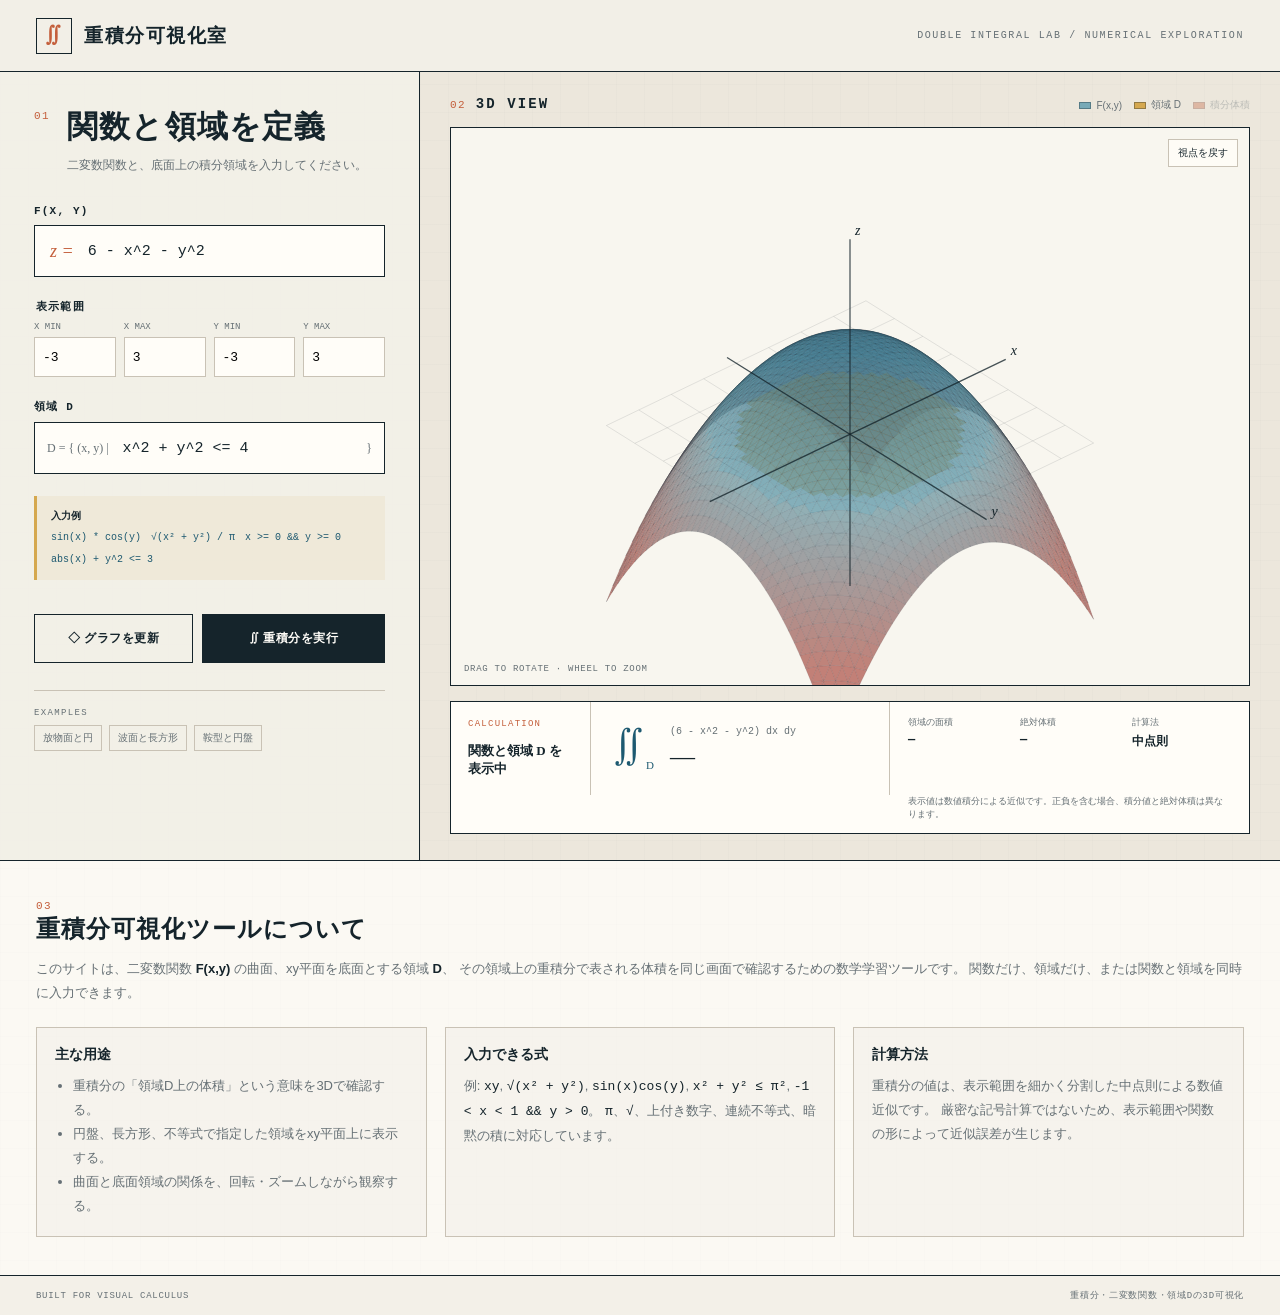
<file: index.html>
<!doctype html>
<html lang="ja">
<head>
  <meta charset="UTF-8">
  <meta name="viewport" content="width=device-width, initial-scale=1.0">
  <meta name="description" content="F(x,y)の3Dグラフ、xy平面上の領域D、重積分による体積をブラウザで可視化する無料の数学学習ツールです。">
  <meta name="robots" content="index, follow, max-image-preview:large">
  <meta name="theme-color" content="#f3f0e8">
  <meta property="og:type" content="website">
  <meta property="og:locale" content="ja_JP">
  <meta property="og:site_name" content="重積分可視化室">
  <meta property="og:title" content="重積分可視化ツール | 3Dグラフ・領域D・体積計算">
  <meta property="og:description" content="二変数関数F(x,y)とxy平面上の領域Dを入力し、曲面・積分領域・重積分の近似値を確認できます。">
  <meta property="og:url" content="https://multiple-integrals-3-d.vercel.app/">
  <meta property="og:image" content="https://multiple-integrals-3-d.vercel.app/preview.png">
  <meta name="twitter:card" content="summary_large_image">
  <title>重積分可視化ツール | 3Dグラフ・領域D・体積計算</title>
  <link rel="canonical" href="https://multiple-integrals-3-d.vercel.app/">
  <link rel="icon" href="data:,">
  <link rel="stylesheet" href="styles.css">
  <script type="application/ld+json">
  {
    "@context": "https://schema.org",
    "@graph": [
      {
        "@type": "WebSite",
        "@id": "https://multiple-integrals-3-d.vercel.app/#website",
        "url": "https://multiple-integrals-3-d.vercel.app/",
        "name": "重積分可視化室",
        "inLanguage": "ja",
        "description": "F(x,y)の3Dグラフ、xy平面上の領域D、重積分による体積をブラウザで可視化する数学学習サイトです。"
      },
      {
        "@type": "SoftwareApplication",
        "@id": "https://multiple-integrals-3-d.vercel.app/#app",
        "name": "重積分可視化ツール",
        "url": "https://multiple-integrals-3-d.vercel.app/",
        "description": "二変数関数F(x,y)とxy平面上の領域Dを入力し、3D曲面、積分領域、重積分の近似値を確認できるブラウザ用アプリです。",
        "inLanguage": "ja",
        "applicationCategory": "EducationalApplication",
        "operatingSystem": "Any",
        "isAccessibleForFree": true,
        "featureList": [
          "F(x,y)の3Dグラフ表示",
          "xy平面上の領域Dの可視化",
          "重積分による体積の数値近似",
          "√、π、連続不等式、暗黙の積を含む数式入力"
        ],
        "offers": {
          "@type": "Offer",
          "price": "0",
          "priceCurrency": "JPY"
        }
      }
    ]
  }
  </script>
</head>
<body>
  <header class="site-header">
    <a class="brand" href="#" aria-label="重積分可視化室 ホーム">
      <span class="brand-mark" aria-hidden="true">∬</span>
      <span>重積分可視化室</span>
    </a>
    <p>DOUBLE INTEGRAL LAB / NUMERICAL EXPLORATION</p>
  </header>

  <main class="workspace">
    <section class="control-panel" aria-labelledby="control-title">
      <div class="panel-heading">
        <span class="section-number">01</span>
        <div>
          <h1 id="control-title">関数と領域を定義</h1>
          <p>二変数関数と、底面上の積分領域を入力してください。</p>
        </div>
      </div>

      <form id="graph-form">
        <label class="field expression-field">
          <span class="field-label">F(x, y)</span>
          <span class="math-input-wrap">
            <span class="math-prefix">z =</span>
            <input id="function-input" type="text" value="6 - x^2 - y^2" spellcheck="false" autocomplete="off">
          </span>
        </label>

        <fieldset class="range-group">
          <legend>表示範囲</legend>
          <label>
            <span>x min</span>
            <input id="x-min" type="number" value="-3" step="0.5">
          </label>
          <label>
            <span>x max</span>
            <input id="x-max" type="number" value="3" step="0.5">
          </label>
          <label>
            <span>y min</span>
            <input id="y-min" type="number" value="-3" step="0.5">
          </label>
          <label>
            <span>y max</span>
            <input id="y-max" type="number" value="3" step="0.5">
          </label>
        </fieldset>

        <label class="field">
          <span class="field-label">領域 D</span>
          <span class="condition-row">
            <span class="condition-prefix">D = { (x, y) |</span>
            <input id="region-input" type="text" value="x^2 + y^2 <= 4" spellcheck="false" autocomplete="off">
            <span class="condition-suffix">}</span>
          </span>
        </label>

        <div class="syntax-note">
          <strong>入力例</strong>
          <span><code>sin(x) * cos(y)</code></span>
          <span><code>√(x² + y²) / π</code></span>
          <span><code>x >= 0 &amp;&amp; y >= 0</code></span>
          <span><code>abs(x) + y^2 <= 3</code></span>
        </div>

        <div id="error-message" class="error-message" role="alert" aria-live="polite"></div>

        <div class="button-row">
          <button id="visualize-button" class="secondary-button" type="submit">
            <span aria-hidden="true">◇</span> グラフを更新
          </button>
          <button id="integrate-button" class="primary-button" type="button">
            <span aria-hidden="true">∬</span> 重積分を実行
          </button>
        </div>
      </form>

      <div class="examples">
        <span class="examples-label">EXAMPLES</span>
        <button type="button" data-example="paraboloid">放物面と円</button>
        <button type="button" data-example="wave">波面と長方形</button>
        <button type="button" data-example="saddle">鞍型と円盤</button>
      </div>
    </section>

    <section class="visual-panel" aria-labelledby="visual-title">
      <div class="visual-header">
        <div>
          <span class="section-number">02</span>
          <h2 id="visual-title">3D VIEW</h2>
        </div>
        <div class="legend" aria-label="凡例">
          <span><i class="legend-surface"></i> F(x,y)</span>
          <span><i class="legend-region"></i> 領域 D</span>
          <span id="volume-legend"><i class="legend-volume"></i> 積分体積</span>
        </div>
      </div>

      <div id="canvas-wrap" class="canvas-wrap">
        <canvas id="graph-canvas" aria-label="関数と積分領域の3次元グラフ"></canvas>
        <div class="canvas-instruction">DRAG TO ROTATE · WHEEL TO ZOOM</div>
        <button id="reset-view" class="reset-view" type="button">視点を戻す</button>
      </div>

      <aside id="result-panel" class="result-panel" aria-live="polite">
        <div class="result-heading">
          <span>CALCULATION</span>
          <strong id="result-status">領域 D を表示中</strong>
        </div>
        <div class="result-main">
          <span class="integral-symbol">∬<sub>D</sub></span>
          <div>
            <span id="result-expression">(6 - x² - y²) dx dy</span>
            <strong id="integral-result">—</strong>
          </div>
        </div>
        <div class="result-details">
          <div>
            <span>領域の面積</span>
            <strong id="area-result">—</strong>
          </div>
          <div>
            <span>絶対体積</span>
            <strong id="absolute-result">—</strong>
          </div>
          <div>
            <span>計算法</span>
            <strong id="method-result">中点則</strong>
          </div>
        </div>
        <p class="calculation-note">表示値は数値積分による近似です。正負を含む場合、積分値と絶対体積は異なります。</p>
      </aside>
    </section>
  </main>

  <section class="seo-content" aria-labelledby="about-title">
    <div>
      <span class="section-number">03</span>
      <h2 id="about-title">重積分可視化ツールについて</h2>
      <p>
        このサイトは、二変数関数 <strong>F(x,y)</strong> の曲面、xy平面を底面とする領域 <strong>D</strong>、
        その領域上の重積分で表される体積を同じ画面で確認するための数学学習ツールです。
        関数だけ、領域だけ、または関数と領域を同時に入力できます。
      </p>
    </div>
    <div class="seo-grid">
      <article>
        <h3>主な用途</h3>
        <ul>
          <li>重積分の「領域D上の体積」という意味を3Dで確認する。</li>
          <li>円盤、長方形、不等式で指定した領域をxy平面上に表示する。</li>
          <li>曲面と底面領域の関係を、回転・ズームしながら観察する。</li>
        </ul>
      </article>
      <article>
        <h3>入力できる式</h3>
        <p>
          例: <code>xy</code>, <code>√(x² + y²)</code>, <code>sin(x)cos(y)</code>,
          <code>x² + y² ≤ π²</code>, <code>-1 &lt; x &lt; 1 &amp;&amp; y &gt; 0</code>。
          <code>π</code>、<code>√</code>、上付き数字、連続不等式、暗黙の積に対応しています。
        </p>
      </article>
      <article>
        <h3>計算方法</h3>
        <p>
          重積分の値は、表示範囲を細かく分割した中点則による数値近似です。
          厳密な記号計算ではないため、表示範囲や関数の形によって近似誤差が生じます。
        </p>
      </article>
    </div>
  </section>

  <noscript>
    <section class="seo-content">
      <h2>JavaScriptが必要です</h2>
      <p>3Dグラフ、領域D、重積分の体積可視化を利用するにはJavaScriptを有効にしてください。</p>
    </section>
  </noscript>

  <footer>
    <span>Built for visual calculus</span>
    <span>重積分・二変数関数・領域Dの3D可視化</span>
  </footer>

  <script src="app.js"></script>
</body>
</html>
</file>
<file: styles.css>
:root {
  --paper: #f3f0e8;
  --paper-deep: #e7e1d4;
  --ink: #15242b;
  --muted: #667075;
  --line: #c9c2b5;
  --blue: #1d5970;
  --blue-light: #78aab7;
  --rust: #c45f3c;
  --ochre: #d5a84f;
  --white: #fffdf8;
  --danger: #9f352d;
}

* {
  box-sizing: border-box;
}

html {
  color-scheme: light;
  background: var(--paper);
}

body {
  margin: 0;
  min-width: 320px;
  min-height: 100vh;
  color: var(--ink);
  background-color: var(--paper);
  background-image:
    linear-gradient(rgba(21, 36, 43, 0.035) 1px, transparent 1px),
    linear-gradient(90deg, rgba(21, 36, 43, 0.035) 1px, transparent 1px);
  background-size: 28px 28px;
  font-family: "Yu Gothic UI", "Hiragino Kaku Gothic ProN", sans-serif;
}

button,
input {
  font: inherit;
}

button {
  color: inherit;
}

.site-header {
  height: 72px;
  padding: 0 36px;
  border-bottom: 1px solid var(--ink);
  display: flex;
  align-items: center;
  justify-content: space-between;
  background: rgba(243, 240, 232, 0.96);
}

.brand {
  display: flex;
  align-items: center;
  gap: 12px;
  color: var(--ink);
  text-decoration: none;
  font-family: "Yu Mincho", "Hiragino Mincho ProN", serif;
  font-size: 19px;
  font-weight: 700;
  letter-spacing: 0.08em;
}

.brand-mark {
  width: 36px;
  height: 36px;
  border: 1px solid var(--ink);
  display: grid;
  place-items: center;
  color: var(--rust);
  font-size: 21px;
  line-height: 1;
}

.site-header > p {
  margin: 0;
  color: var(--muted);
  font-family: "Consolas", monospace;
  font-size: 10px;
  letter-spacing: 0.16em;
}

.workspace {
  min-height: calc(100vh - 112px);
  display: grid;
  grid-template-columns: minmax(330px, 420px) minmax(540px, 1fr);
}

.control-panel {
  padding: 38px 34px 30px;
  border-right: 1px solid var(--ink);
  background: rgba(243, 240, 232, 0.93);
}

.panel-heading {
  display: flex;
  gap: 17px;
  margin-bottom: 30px;
}

.section-number {
  color: var(--rust);
  font-family: "Consolas", monospace;
  font-size: 11px;
  letter-spacing: 0.12em;
}

.panel-heading h1 {
  margin: -4px 0 7px;
  font-family: "Yu Mincho", "Hiragino Mincho ProN", serif;
  font-size: clamp(23px, 2.4vw, 31px);
  font-weight: 600;
  letter-spacing: 0.04em;
}

.panel-heading p {
  margin: 0;
  color: var(--muted);
  font-size: 12px;
  line-height: 1.7;
}

.field {
  display: block;
  margin-bottom: 22px;
}

.field-label,
.range-group legend {
  display: block;
  margin-bottom: 8px;
  color: var(--ink);
  font-family: "Consolas", monospace;
  font-size: 11px;
  font-weight: 700;
  letter-spacing: 0.11em;
  text-transform: uppercase;
}

.math-input-wrap,
.condition-row {
  min-height: 52px;
  border: 1px solid var(--ink);
  display: flex;
  align-items: center;
  background: var(--white);
}

.math-prefix {
  padding: 0 0 0 15px;
  color: var(--rust);
  font-family: Georgia, serif;
  font-size: 18px;
  font-style: italic;
  white-space: nowrap;
}

.math-input-wrap input,
.condition-row input {
  width: 100%;
  min-width: 0;
  height: 50px;
  border: 0;
  outline: 0;
  padding: 0 14px;
  color: var(--ink);
  background: transparent;
  font-family: "Consolas", "Courier New", monospace;
  font-size: 15px;
}

.math-input-wrap:focus-within,
.condition-row:focus-within,
.range-group input:focus {
  outline: 2px solid var(--ochre);
  outline-offset: 2px;
}

.range-group {
  margin: 0 0 22px;
  padding: 0;
  border: 0;
  display: grid;
  grid-template-columns: repeat(4, 1fr);
  gap: 8px;
}

.range-group legend {
  grid-column: 1 / -1;
  width: 100%;
}

.range-group label span {
  display: block;
  margin-bottom: 5px;
  color: var(--muted);
  font-family: "Consolas", monospace;
  font-size: 9px;
  text-transform: uppercase;
}

.range-group input {
  width: 100%;
  height: 40px;
  border: 1px solid var(--line);
  border-radius: 0;
  padding: 0 8px;
  outline: 0;
  background: var(--white);
  font-family: "Consolas", monospace;
  font-size: 13px;
}

.condition-row {
  padding-left: 12px;
}

.condition-prefix,
.condition-suffix {
  color: var(--muted);
  font-family: Georgia, serif;
  font-size: 12px;
  white-space: nowrap;
}

.condition-suffix {
  padding-right: 12px;
}

.syntax-note {
  padding: 12px 14px;
  border-left: 3px solid var(--ochre);
  display: flex;
  flex-wrap: wrap;
  gap: 5px 10px;
  background: rgba(213, 168, 79, 0.09);
  color: var(--muted);
  font-size: 10px;
  line-height: 1.6;
}

.syntax-note strong {
  width: 100%;
  color: var(--ink);
  font-size: 10px;
}

.syntax-note code {
  color: var(--blue);
}

.error-message {
  min-height: 34px;
  padding: 8px 0 0;
  color: var(--danger);
  font-size: 11px;
  line-height: 1.5;
}

.button-row {
  display: grid;
  grid-template-columns: 1fr 1.15fr;
  gap: 9px;
}

.button-row button {
  min-height: 49px;
  border: 1px solid var(--ink);
  border-radius: 0;
  cursor: pointer;
  font-size: 12px;
  font-weight: 700;
  letter-spacing: 0.04em;
  transition: transform 120ms ease, background-color 120ms ease, color 120ms ease;
}

.button-row button:hover {
  transform: translateY(-2px);
}

.button-row button:active {
  transform: translateY(0);
}

.secondary-button {
  background: transparent;
}

.secondary-button:hover {
  background: var(--paper-deep);
}

.primary-button {
  color: var(--white);
  background: var(--ink);
}

.primary-button:hover {
  background: var(--blue);
}

.examples {
  margin-top: 27px;
  padding-top: 17px;
  border-top: 1px solid var(--line);
  display: flex;
  flex-wrap: wrap;
  align-items: center;
  gap: 7px;
}

.examples-label {
  width: 100%;
  color: var(--muted);
  font-family: "Consolas", monospace;
  font-size: 9px;
  letter-spacing: 0.15em;
}

.examples button {
  padding: 5px 8px;
  border: 1px solid var(--line);
  border-radius: 0;
  background: transparent;
  cursor: pointer;
  color: var(--muted);
  font-size: 10px;
}

.examples button:hover {
  border-color: var(--ink);
  color: var(--ink);
}

.visual-panel {
  min-width: 0;
  padding: 24px 30px 26px;
  display: grid;
  grid-template-rows: auto minmax(430px, 1fr) auto;
  gap: 15px;
  background: rgba(231, 225, 212, 0.55);
}

.visual-header {
  display: flex;
  align-items: flex-end;
  justify-content: space-between;
  gap: 20px;
}

.visual-header > div:first-child {
  display: flex;
  align-items: baseline;
  gap: 10px;
}

.visual-header h2 {
  margin: 0;
  font-family: "Consolas", monospace;
  font-size: 14px;
  letter-spacing: 0.15em;
}

.legend {
  display: flex;
  flex-wrap: wrap;
  justify-content: flex-end;
  gap: 12px;
  color: var(--muted);
  font-size: 10px;
}

.legend span {
  display: inline-flex;
  align-items: center;
  gap: 5px;
}

.legend i {
  width: 12px;
  height: 7px;
  display: inline-block;
  border: 1px solid rgba(21, 36, 43, 0.35);
}

.legend-surface { background: var(--blue-light); }
.legend-region { background: var(--ochre); }
.legend-volume { background: var(--rust); }
#volume-legend { opacity: 0.35; }
#volume-legend.active { opacity: 1; }

.canvas-wrap {
  position: relative;
  min-width: 0;
  min-height: 430px;
  overflow: hidden;
  border: 1px solid var(--ink);
  background-color: #f8f6ef;
  background-image: radial-gradient(#cfc9bc 0.7px, transparent 0.7px);
  background-size: 12px 12px;
  cursor: grab;
}

.canvas-wrap.dragging {
  cursor: grabbing;
}

#graph-canvas {
  position: absolute;
  inset: 0;
  width: 100%;
  height: 100%;
  display: block;
}

.canvas-instruction {
  position: absolute;
  left: 13px;
  bottom: 11px;
  pointer-events: none;
  color: var(--muted);
  font-family: "Consolas", monospace;
  font-size: 9px;
  letter-spacing: 0.08em;
}

.reset-view {
  position: absolute;
  top: 11px;
  right: 11px;
  padding: 6px 9px;
  border: 1px solid var(--line);
  border-radius: 0;
  background: rgba(255, 253, 248, 0.88);
  cursor: pointer;
  font-size: 10px;
}

.result-panel {
  border: 1px solid var(--ink);
  display: grid;
  grid-template-columns: 140px minmax(230px, 1fr) minmax(300px, 1.2fr);
  background: var(--white);
}

.result-heading {
  padding: 17px;
  border-right: 1px solid var(--line);
  display: flex;
  flex-direction: column;
  justify-content: space-between;
  gap: 13px;
}

.result-heading span {
  color: var(--rust);
  font-family: "Consolas", monospace;
  font-size: 9px;
  letter-spacing: 0.14em;
}

.result-heading strong {
  font-family: "Yu Mincho", serif;
  font-size: 13px;
  font-weight: 600;
}

.result-main {
  padding: 15px 20px;
  border-right: 1px solid var(--line);
  display: flex;
  align-items: center;
  gap: 16px;
}

.integral-symbol {
  color: var(--blue);
  font-family: Georgia, serif;
  font-size: 41px;
  line-height: 1;
}

.integral-symbol sub {
  font-size: 11px;
}

.result-main > div {
  min-width: 0;
  display: flex;
  flex-direction: column;
  gap: 6px;
}

#result-expression {
  overflow: hidden;
  color: var(--muted);
  font-family: "Consolas", monospace;
  font-size: 10px;
  text-overflow: ellipsis;
  white-space: nowrap;
}

#integral-result {
  font-family: Georgia, serif;
  font-size: 25px;
  font-weight: 500;
  font-variant-numeric: tabular-nums;
}

.result-details {
  padding: 14px 18px 8px;
  display: grid;
  grid-template-columns: repeat(3, 1fr);
  gap: 13px;
}

.result-details div {
  display: flex;
  flex-direction: column;
  gap: 4px;
}

.result-details span {
  color: var(--muted);
  font-size: 9px;
}

.result-details strong {
  font-family: "Consolas", monospace;
  font-size: 12px;
  font-variant-numeric: tabular-nums;
}

.calculation-note {
  grid-column: 3;
  margin: 0;
  padding: 0 18px 12px;
  color: var(--muted);
  font-size: 9px;
  line-height: 1.45;
}

.seo-content {
  padding: 34px 36px 38px;
  border-top: 1px solid var(--ink);
  background: rgba(255, 253, 248, 0.72);
}

.seo-content h2,
.seo-content h3,
.seo-content p {
  margin-top: 0;
}

.seo-content h2 {
  margin-bottom: 12px;
  font-family: "Yu Mincho", "Hiragino Mincho ProN", serif;
  font-size: 24px;
  font-weight: 600;
  letter-spacing: 0.04em;
}

.seo-content p,
.seo-content li {
  color: var(--muted);
  font-size: 13px;
  line-height: 1.85;
}

.seo-content strong,
.seo-content code {
  color: var(--ink);
}

.seo-grid {
  margin-top: 22px;
  display: grid;
  grid-template-columns: repeat(3, 1fr);
  gap: 18px;
}

.seo-grid article {
  padding: 18px;
  border: 1px solid var(--line);
  background: rgba(243, 240, 232, 0.58);
}

.seo-grid h3 {
  margin-bottom: 10px;
  font-size: 14px;
}

.seo-grid ul {
  margin: 0;
  padding-left: 18px;
}

footer {
  min-height: 40px;
  padding: 0 36px;
  border-top: 1px solid var(--ink);
  display: flex;
  align-items: center;
  justify-content: space-between;
  color: var(--muted);
  background: var(--paper);
  font-family: "Consolas", monospace;
  font-size: 9px;
  letter-spacing: 0.08em;
  text-transform: uppercase;
}

@media (max-width: 1050px) {
  .workspace {
    grid-template-columns: 350px minmax(470px, 1fr);
  }

  .control-panel {
    padding-inline: 25px;
  }

  .result-panel {
    grid-template-columns: 125px 1fr;
  }

  .result-details,
  .calculation-note {
    grid-column: 1 / -1;
  }

  .result-details {
    border-top: 1px solid var(--line);
  }
}

@media (max-width: 820px) {
  .site-header {
    padding: 0 18px;
  }

  .site-header > p {
    display: none;
  }

  .workspace {
    display: block;
  }

  .control-panel {
    border-right: 0;
    border-bottom: 1px solid var(--ink);
  }

  .visual-panel {
    padding: 22px 16px;
  }

  .canvas-wrap {
    min-height: 480px;
  }

  footer {
    padding: 10px 18px;
    gap: 15px;
  }

  .seo-content {
    padding: 28px 18px;
  }

  .seo-grid {
    grid-template-columns: 1fr;
  }
}

@media (max-width: 520px) {
  .control-panel {
    padding: 28px 18px;
  }

  .range-group {
    grid-template-columns: repeat(2, 1fr);
  }

  .condition-prefix {
    display: none;
  }

  .button-row {
    grid-template-columns: 1fr;
  }

  .visual-header {
    align-items: flex-start;
    flex-direction: column;
  }

  .legend {
    justify-content: flex-start;
  }

  .canvas-wrap {
    min-height: 390px;
  }

  .result-panel {
    display: block;
  }

  .result-heading,
  .result-main {
    border-right: 0;
    border-bottom: 1px solid var(--line);
  }

  footer span:last-child {
    display: none;
  }
}
</file>
